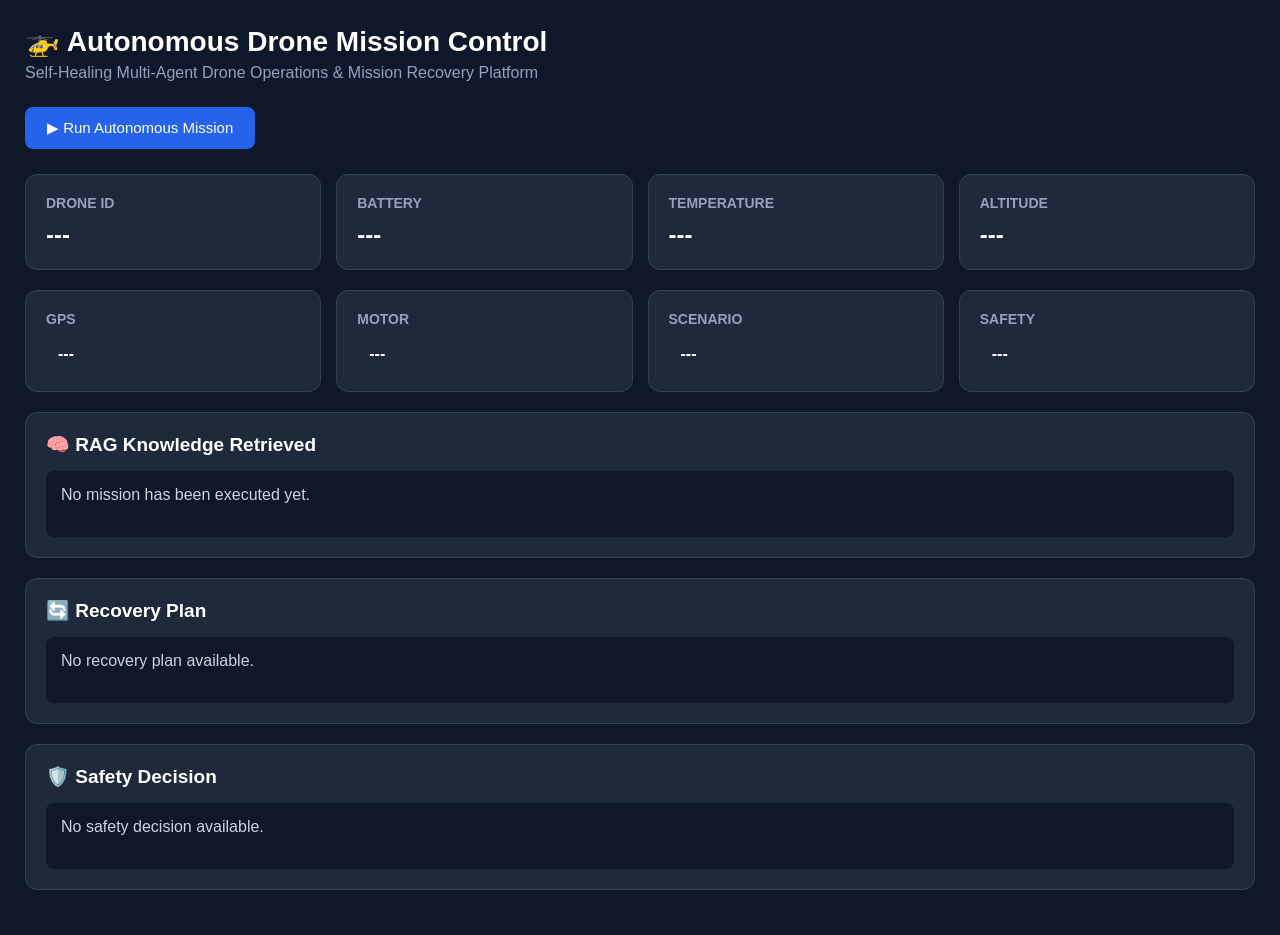
<file: dashboard/index.html>
<!DOCTYPE html>
<html lang="en">

<head>
    <meta charset="UTF-8">
    <meta name="viewport" content="width=device-width, initial-scale=1.0">

    <title>Autonomous Drone Mission Control</title>

    <style>

        * {
            box-sizing: border-box;
            margin: 0;
            padding: 0;
            font-family: Arial, sans-serif;
        }

        body {
            background: #0f172a;
            color: white;
            padding: 25px;
        }

        .header {
            margin-bottom: 25px;
        }

        .header h1 {
            font-size: 28px;
        }

        .header p {
            color: #94a3b8;
            margin-top: 6px;
        }

        .button-container {
            margin-bottom: 25px;
        }

        button {
            background: #2563eb;
            border: none;
            color: white;
            padding: 12px 22px;
            border-radius: 8px;
            font-size: 15px;
            cursor: pointer;
        }

        button:hover {
            background: #1d4ed8;
        }

        .grid {
            display: grid;
            grid-template-columns: repeat(4, 1fr);
            gap: 15px;
            margin-bottom: 20px;
        }

        .card {
            background: #1e293b;
            padding: 20px;
            border-radius: 12px;
            border: 1px solid #334155;
        }

        .card h3 {
            color: #94a3b8;
            font-size: 14px;
            margin-bottom: 10px;
        }

        .value {
            font-size: 24px;
            font-weight: bold;
        }

        .section {
            background: #1e293b;
            border: 1px solid #334155;
            border-radius: 12px;
            padding: 20px;
            margin-bottom: 20px;
        }

        .section h2 {
            margin-bottom: 15px;
            font-size: 19px;
        }

        pre {
            background: #0f172a;
            padding: 15px;
            border-radius: 8px;
            overflow-x: auto;
            white-space: pre-wrap;
            color: #cbd5e1;
        }

        .status {
            padding: 8px 12px;
            border-radius: 6px;
            display: inline-block;
            font-weight: bold;
        }

        .success {
            background: #166534;
        }

        .warning {
            background: #92400e;
        }

        .danger {
            background: #991b1b;
        }

        @media(max-width: 900px) {
            .grid {
                grid-template-columns: repeat(2, 1fr);
            }
        }

        @media(max-width: 600px) {
            .grid {
                grid-template-columns: 1fr;
            }
        }

    </style>
</head>

<body>

    <div class="header">

        <h1>🚁 Autonomous Drone Mission Control</h1>

        <p>
            Self-Healing Multi-Agent Drone Operations & Mission Recovery Platform
        </p>

    </div>


    <div class="button-container">

        <button onclick="runMission()">
            ▶ Run Autonomous Mission
        </button>

    </div>


    <div class="grid">

        <div class="card">
            <h3>DRONE ID</h3>
            <div class="value" id="droneId">---</div>
        </div>

        <div class="card">
            <h3>BATTERY</h3>
            <div class="value" id="battery">---</div>
        </div>

        <div class="card">
            <h3>TEMPERATURE</h3>
            <div class="value" id="temperature">---</div>
        </div>

        <div class="card">
            <h3>ALTITUDE</h3>
            <div class="value" id="altitude">---</div>
        </div>

    </div>


    <div class="grid">

        <div class="card">
            <h3>GPS</h3>
            <div id="gps" class="status">---</div>
        </div>

        <div class="card">
            <h3>MOTOR</h3>
            <div id="motor" class="status">---</div>
        </div>

        <div class="card">
            <h3>SCENARIO</h3>
            <div id="scenario" class="status">---</div>
        </div>

        <div class="card">
            <h3>SAFETY</h3>
            <div id="safety" class="status">---</div>
        </div>

    </div>


    <div class="section">

        <h2>🧠 RAG Knowledge Retrieved</h2>

        <pre id="knowledge">
No mission has been executed yet.
        </pre>

    </div>


    <div class="section">

        <h2>🔄 Recovery Plan</h2>

        <pre id="recovery">
No recovery plan available.
        </pre>

    </div>


    <div class="section">

        <h2>🛡️ Safety Decision</h2>

        <pre id="safetyResult">
No safety decision available.
        </pre>

    </div>


    <script>

        async function runMission() {

            try {

                const response = await fetch("/mission/run", {

                    method: "POST",

                    headers: {
                        "Content-Type": "application/json"
                    },

                    body: JSON.stringify({
                        drone_id: "DRONE-01"
                    })

                });


                const data = await response.json();


                console.log(data);


                const telemetry = data.telemetry || {};


                document.getElementById("droneId").textContent =
                    data.drone_id || "---";


                document.getElementById("battery").textContent =
                    telemetry.battery !== undefined
                        ? telemetry.battery + "%"
                        : "---";


                document.getElementById("temperature").textContent =
                    telemetry.temperature !== undefined
                        ? telemetry.temperature + " °C"
                        : "---";


                document.getElementById("altitude").textContent =
                    telemetry.altitude !== undefined
                        ? telemetry.altitude + " m"
                        : "---";


                document.getElementById("gps").textContent =
                    telemetry.gps || "---";


                document.getElementById("motor").textContent =
                    telemetry.motor || "---";


                document.getElementById("scenario").textContent =
                    telemetry.scenario || "---";


                document.getElementById("knowledge").textContent =
                    JSON.stringify(data.knowledge || [], null, 2);


                document.getElementById("recovery").textContent =
                    JSON.stringify(data.recovery_plan || {}, null, 2);


                document.getElementById("safetyResult").textContent =
                    JSON.stringify(data.safety_result || {}, null, 2);


                const safety = data.safety_result || {};

                const safetyElement =
                    document.getElementById("safety");


                safetyElement.textContent =
                    safety.status ||
                    safety.action ||
                    "CHECKED";


                safetyElement.className = "status warning";


                if (
                    JSON.stringify(safety)
                        .toLowerCase()
                        .includes("continue")
                ) {

                    safetyElement.className =
                        "status success";

                }


                if (
                    JSON.stringify(safety)
                        .toLowerCase()
                        .includes("human")
                ) {

                    safetyElement.className =
                        "status danger";

                }

            }

            catch (error) {

                console.error(error);

                alert(
                    "Could not connect to the drone API. Make sure the FastAPI server is running."
                );

            }

        }

    </script>

</body>

</html>
</file>
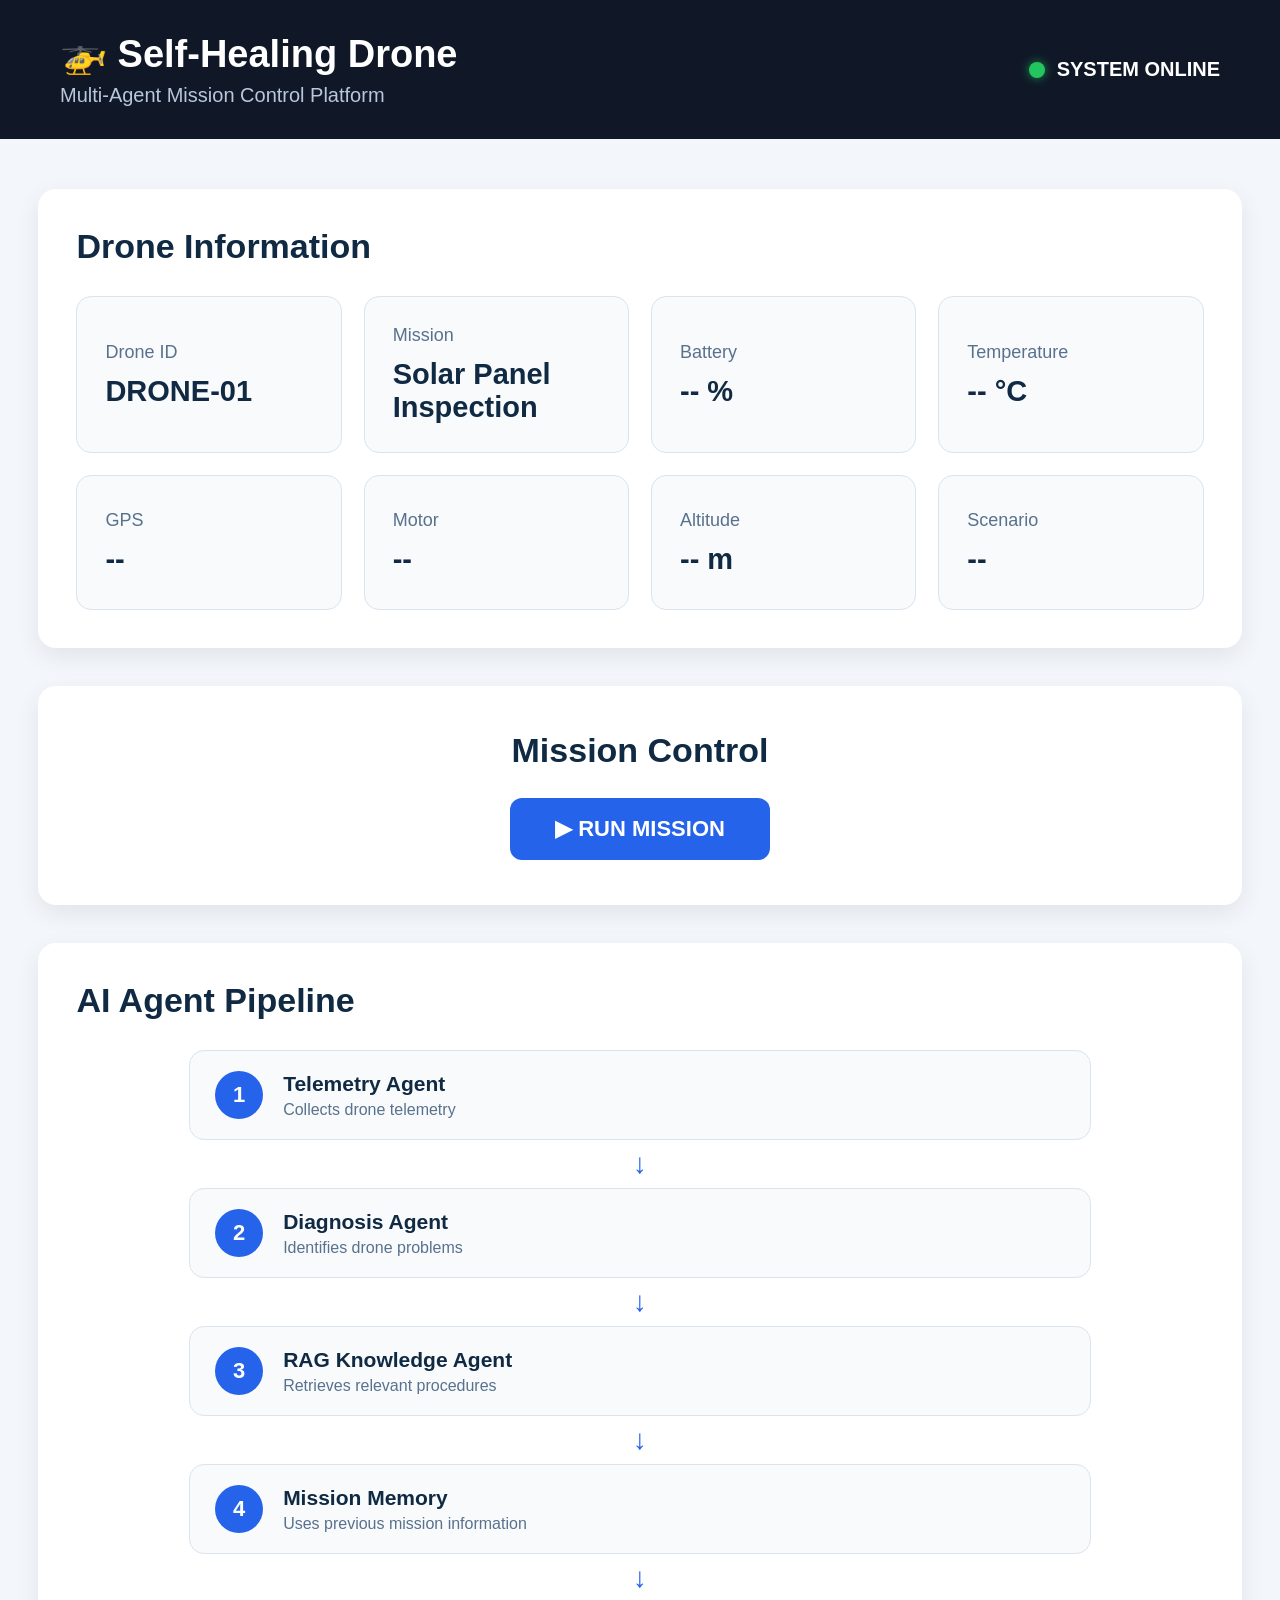
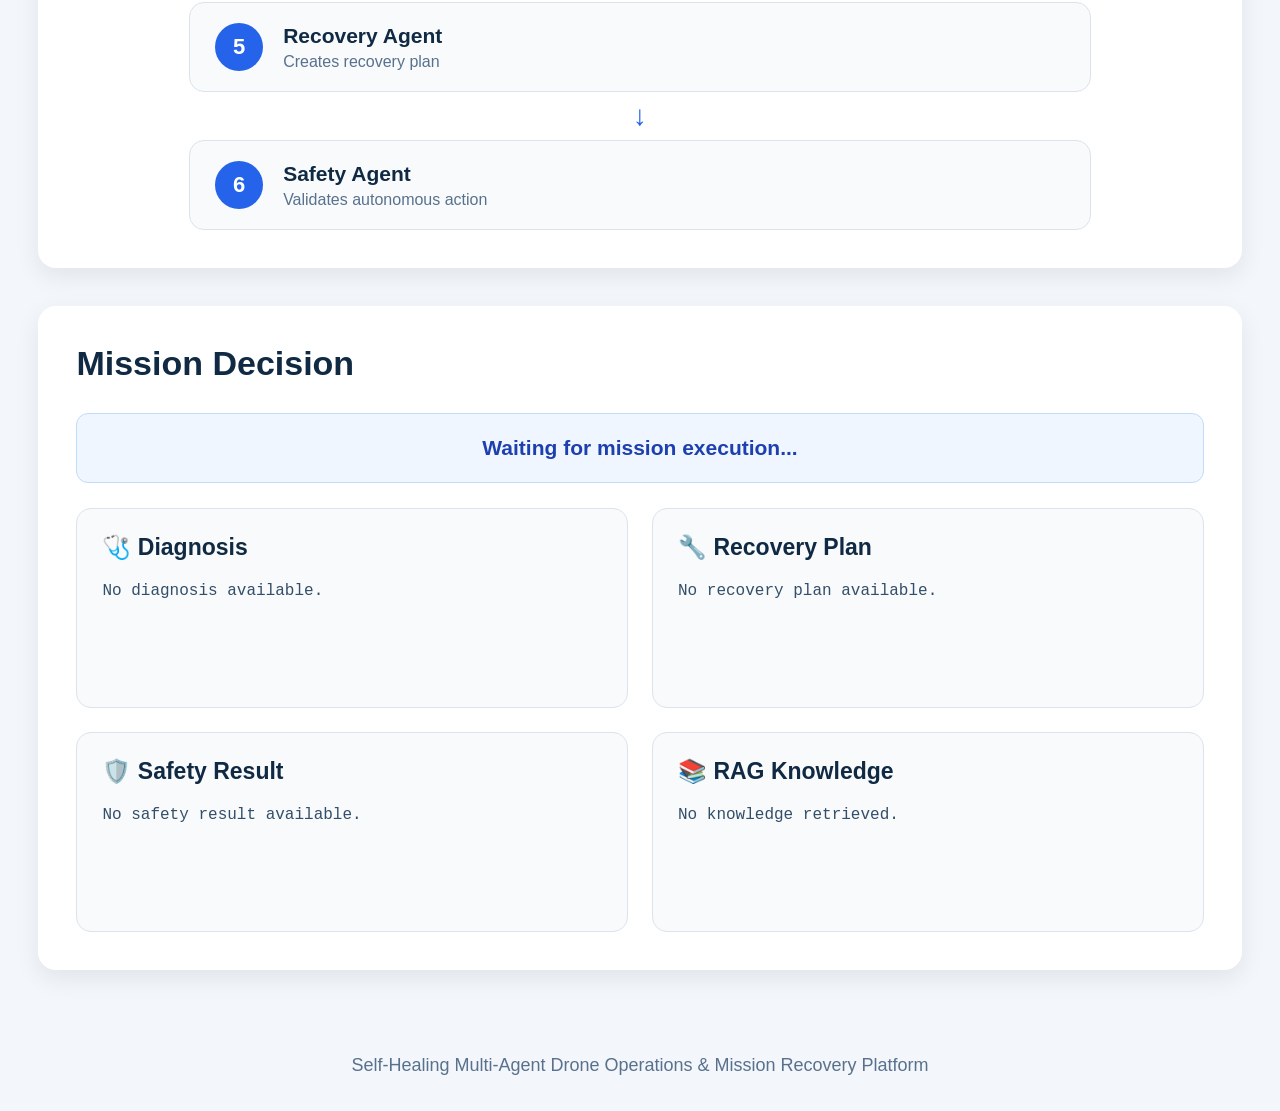
<file: docs/index.html>
<!DOCTYPE html>
<html lang="en">

<head>
    <meta charset="UTF-8">
    <meta name="viewport" content="width=device-width, initial-scale=1.0">

    <title>Self-Healing Drone Mission Control</title>

    <link rel="stylesheet" href="style.css">
</head>

<body>

    <!-- HEADER -->
    <header class="header">

        <div>
            <h1>🚁 Self-Healing Drone</h1>
            <p>Multi-Agent Mission Control Platform</p>
        </div>

        <div class="system-status">
            <span class="status-dot"></span>
            SYSTEM ONLINE
        </div>

    </header>


    <main>

        <!-- ============================= -->
        <!-- DRONE INFORMATION -->
        <!-- ============================= -->

        <section class="section">

            <h2>Drone Information</h2>

            <div class="cards">

                <div class="card">
                    <span>Drone ID</span>
                    <strong id="droneId">DRONE-01</strong>
                </div>

                <div class="card">
                    <span>Mission</span>
                    <strong id="mission">Solar Panel Inspection</strong>
                </div>

                <div class="card">
                    <span>Battery</span>
                    <strong id="battery">-- %</strong>
                </div>

                <div class="card">
                    <span>Temperature</span>
                    <strong id="temperature">-- °C</strong>
                </div>

                <div class="card">
                    <span>GPS</span>
                    <strong id="gps">--</strong>
                </div>

                <div class="card">
                    <span>Motor</span>
                    <strong id="motor">--</strong>
                </div>

                <div class="card">
                    <span>Altitude</span>
                    <strong id="altitude">-- m</strong>
                </div>

                <div class="card">
                    <span>Scenario</span>
                    <strong id="scenario">--</strong>
                </div>

            </div>

        </section>


        <!-- ============================= -->
        <!-- MISSION CONTROL -->
        <!-- ============================= -->

        <section class="control-section">

            <h2>Mission Control</h2>

            <button id="runButton" onclick="runMission()">
                ▶ RUN MISSION
            </button>

            <div id="loading" class="loading hidden">
                Running multi-agent workflow...
            </div>

        </section>


        <!-- ============================= -->
        <!-- AI AGENT PIPELINE -->
        <!-- ============================= -->

        <section class="section">

            <h2>AI Agent Pipeline</h2>

            <div class="agents">

                <div class="agent">
                    <div class="agent-number">1</div>

                    <div>
                        <strong>Telemetry Agent</strong>
                        <p>Collects drone telemetry</p>
                    </div>
                </div>

                <div class="arrow">↓</div>


                <div class="agent">
                    <div class="agent-number">2</div>

                    <div>
                        <strong>Diagnosis Agent</strong>
                        <p>Identifies drone problems</p>
                    </div>
                </div>

                <div class="arrow">↓</div>


                <div class="agent">
                    <div class="agent-number">3</div>

                    <div>
                        <strong>RAG Knowledge Agent</strong>
                        <p>Retrieves relevant procedures</p>
                    </div>
                </div>

                <div class="arrow">↓</div>


                <div class="agent">
                    <div class="agent-number">4</div>

                    <div>
                        <strong>Mission Memory</strong>
                        <p>Uses previous mission information</p>
                    </div>
                </div>

                <div class="arrow">↓</div>


                <div class="agent">
                    <div class="agent-number">5</div>

                    <div>
                        <strong>Recovery Agent</strong>
                        <p>Creates recovery plan</p>
                    </div>
                </div>

                <div class="arrow">↓</div>


                <div class="agent">
                    <div class="agent-number">6</div>

                    <div>
                        <strong>Safety Agent</strong>
                        <p>Validates autonomous action</p>
                    </div>
                </div>

            </div>

        </section>


        <!-- ============================= -->
        <!-- MISSION DECISION -->
        <!-- ============================= -->

        <section class="section">

            <h2>Mission Decision</h2>

            <div id="decisionBox" class="decision-box">
                Waiting for mission execution...
            </div>


            <div class="result-grid">

                <!-- DIAGNOSIS -->

                <div class="result-card">

                    <h3>🩺 Diagnosis</h3>

                    <pre id="diagnosis">
No diagnosis available.
                    </pre>

                </div>


                <!-- RECOVERY -->

                <div class="result-card">

                    <h3>🔧 Recovery Plan</h3>

                    <pre id="recovery">
No recovery plan available.
                    </pre>

                </div>


                <!-- SAFETY -->

                <div class="result-card">

                    <h3>🛡️ Safety Result</h3>

                    <pre id="safety">
No safety result available.
                    </pre>

                </div>


                <!-- RAG -->

                <div class="result-card">

                    <h3>📚 RAG Knowledge</h3>

                    <pre id="knowledge">
No knowledge retrieved.
                    </pre>

                </div>

            </div>

        </section>

    </main>


    <!-- FOOTER -->

    <footer>

        <p>
            Self-Healing Multi-Agent Drone Operations
            & Mission Recovery Platform
        </p>

    </footer>


    <script src="app.js"></script>

</body>

</html>
</file>
<file: docs/style.css>
/* =========================================
   GLOBAL
========================================= */

* {
    margin: 0;
    padding: 0;
    box-sizing: border-box;
}

body {
    font-family: Arial, Helvetica, sans-serif;

    background: #f3f6fa;

    color: #102a43;

    min-height: 100vh;
}


/* =========================================
   HEADER
========================================= */

.header {
    background: #101827;

    color: white;

    padding: 32px 60px;

    display: flex;

    justify-content: space-between;

    align-items: center;
}

.header h1 {
    font-size: 38px;

    margin-bottom: 8px;
}

.header p {
    font-size: 20px;

    color: #b8c7dc;
}


/* SYSTEM STATUS */

.system-status {
    display: flex;

    align-items: center;

    gap: 12px;

    font-size: 20px;

    font-weight: bold;
}

.status-dot {
    width: 16px;

    height: 16px;

    background: #22c55e;

    border-radius: 50%;

    display: inline-block;

    box-shadow: 0 0 10px rgba(34, 197, 94, 0.7);
}


/* =========================================
   MAIN
========================================= */

main {
    width: 94%;

    max-width: 1500px;

    margin: 50px auto;
}


/* =========================================
   SECTIONS
========================================= */

.section,
.control-section {
    background: white;

    border-radius: 18px;

    padding: 38px;

    margin-bottom: 38px;

    box-shadow:
        0 8px 25px rgba(15, 23, 42, 0.08);
}

.section h2,
.control-section h2 {
    font-size: 34px;

    margin-bottom: 30px;
}


/* =========================================
   DRONE CARDS
========================================= */

.cards {
    display: grid;

    grid-template-columns:
        repeat(4, 1fr);

    gap: 22px;
}

.card {
    background: #f8fafc;

    border: 1px solid #dbe3ec;

    border-radius: 15px;

    padding: 28px;

    min-height: 135px;

    display: flex;

    flex-direction: column;

    justify-content: center;

    transition: 0.2s;
}

.card:hover {
    transform: translateY(-3px);

    box-shadow:
        0 8px 18px rgba(15, 23, 42, 0.08);
}

.card span {
    color: #58718d;

    font-size: 18px;

    margin-bottom: 12px;
}

.card strong {
    color: #102a43;

    font-size: 29px;

    word-break: break-word;
}


/* =========================================
   MISSION CONTROL
========================================= */

.control-section {
    text-align: center;

    padding: 45px;
}

.control-section h2 {
    margin-bottom: 28px;
}


/* RUN BUTTON */

#runButton {
    border: none;

    background: #2563eb;

    color: white;

    font-size: 22px;

    font-weight: bold;

    padding: 18px 45px;

    border-radius: 12px;

    cursor: pointer;

    transition: 0.2s;
}

#runButton:hover {
    background: #1d4ed8;

    transform: translateY(-2px);
}

#runButton:disabled {
    background: #94a3b8;

    cursor: not-allowed;

    transform: none;
}


/* LOADING */

.loading {
    margin-top: 20px;

    font-size: 17px;

    color: #2563eb;

    font-weight: bold;
}

.hidden {
    display: none;
}


/* =========================================
   AGENT PIPELINE
========================================= */

.agents {
    display: flex;

    flex-direction: column;

    align-items: center;
}

.agent {
    width: 80%;

    min-height: 90px;

    background: #f8fafc;

    border: 1px solid #dbe3ec;

    border-radius: 15px;

    display: flex;

    align-items: center;

    gap: 20px;

    padding: 20px 25px;
}

.agent-number {
    width: 48px;

    height: 48px;

    min-width: 48px;

    border-radius: 50%;

    background: #2563eb;

    color: white;

    display: flex;

    justify-content: center;

    align-items: center;

    font-size: 22px;

    font-weight: bold;
}

.agent strong {
    font-size: 21px;
}

.agent p {
    margin-top: 5px;

    color: #58718d;

    font-size: 16px;
}

.arrow {
    font-size: 28px;

    color: #2563eb;

    margin: 8px 0;
}


/* =========================================
   MISSION DECISION
========================================= */

.decision-box {
    background: #eff6ff;

    border: 1px solid #bfdbfe;

    border-radius: 12px;

    padding: 22px;

    margin-bottom: 25px;

    font-size: 21px;

    font-weight: bold;

    text-align: center;

    color: #1e40af;
}


/* =========================================
   RESULT CARDS
========================================= */

.result-grid {
    display: grid;

    grid-template-columns:
        repeat(2, 1fr);

    gap: 24px;
}

.result-card {
    background: #f8fafc;

    border: 1px solid #dbe3ec;

    border-radius: 15px;

    padding: 25px;

    min-height: 200px;
}

.result-card h3 {
    font-size: 23px;

    margin-bottom: 18px;

    color: #102a43;
}

.result-card pre {
    white-space: pre-wrap;

    word-wrap: break-word;

    font-family:
        Consolas,
        "Courier New",
        monospace;

    font-size: 16px;

    line-height: 1.6;

    color: #334e68;
}


/* =========================================
   FOOTER
========================================= */

footer {
    text-align: center;

    padding: 35px;

    color: #58718d;

    font-size: 18px;
}


/* =========================================
   SUCCESS / WARNING STATES
========================================= */

.status-success {
    background: #ecfdf5;

    border-color: #86efac;

    color: #166534;
}

.status-warning {
    background: #fff7ed;

    border-color: #fdba74;

    color: #9a3412;
}

.status-danger {
    background: #fef2f2;

    border-color: #fca5a5;

    color: #991b1b;
}


/* =========================================
   RESPONSIVE
========================================= */

@media (max-width: 1100px) {

    .cards {
        grid-template-columns:
            repeat(2, 1fr);
    }

    .header {
        padding: 30px;
    }

    .header h1 {
        font-size: 32px;
    }

    .agent {
        width: 95%;
    }
}


@media (max-width: 700px) {

    .header {
        flex-direction: column;

        align-items: flex-start;

        gap: 20px;

        padding: 25px;
    }

    main {
        width: 94%;

        margin: 25px auto;
    }

    .section,
    .control-section {
        padding: 22px;
    }

    .section h2,
    .control-section h2 {
        font-size: 27px;
    }

    .cards {
        grid-template-columns: 1fr;
    }

    .result-grid {
        grid-template-columns: 1fr;
    }

    .agent {
        width: 100%;
    }

    .card strong {
        font-size: 24px;
    }

    #runButton {
        width: 100%;
    }
}
</file>
